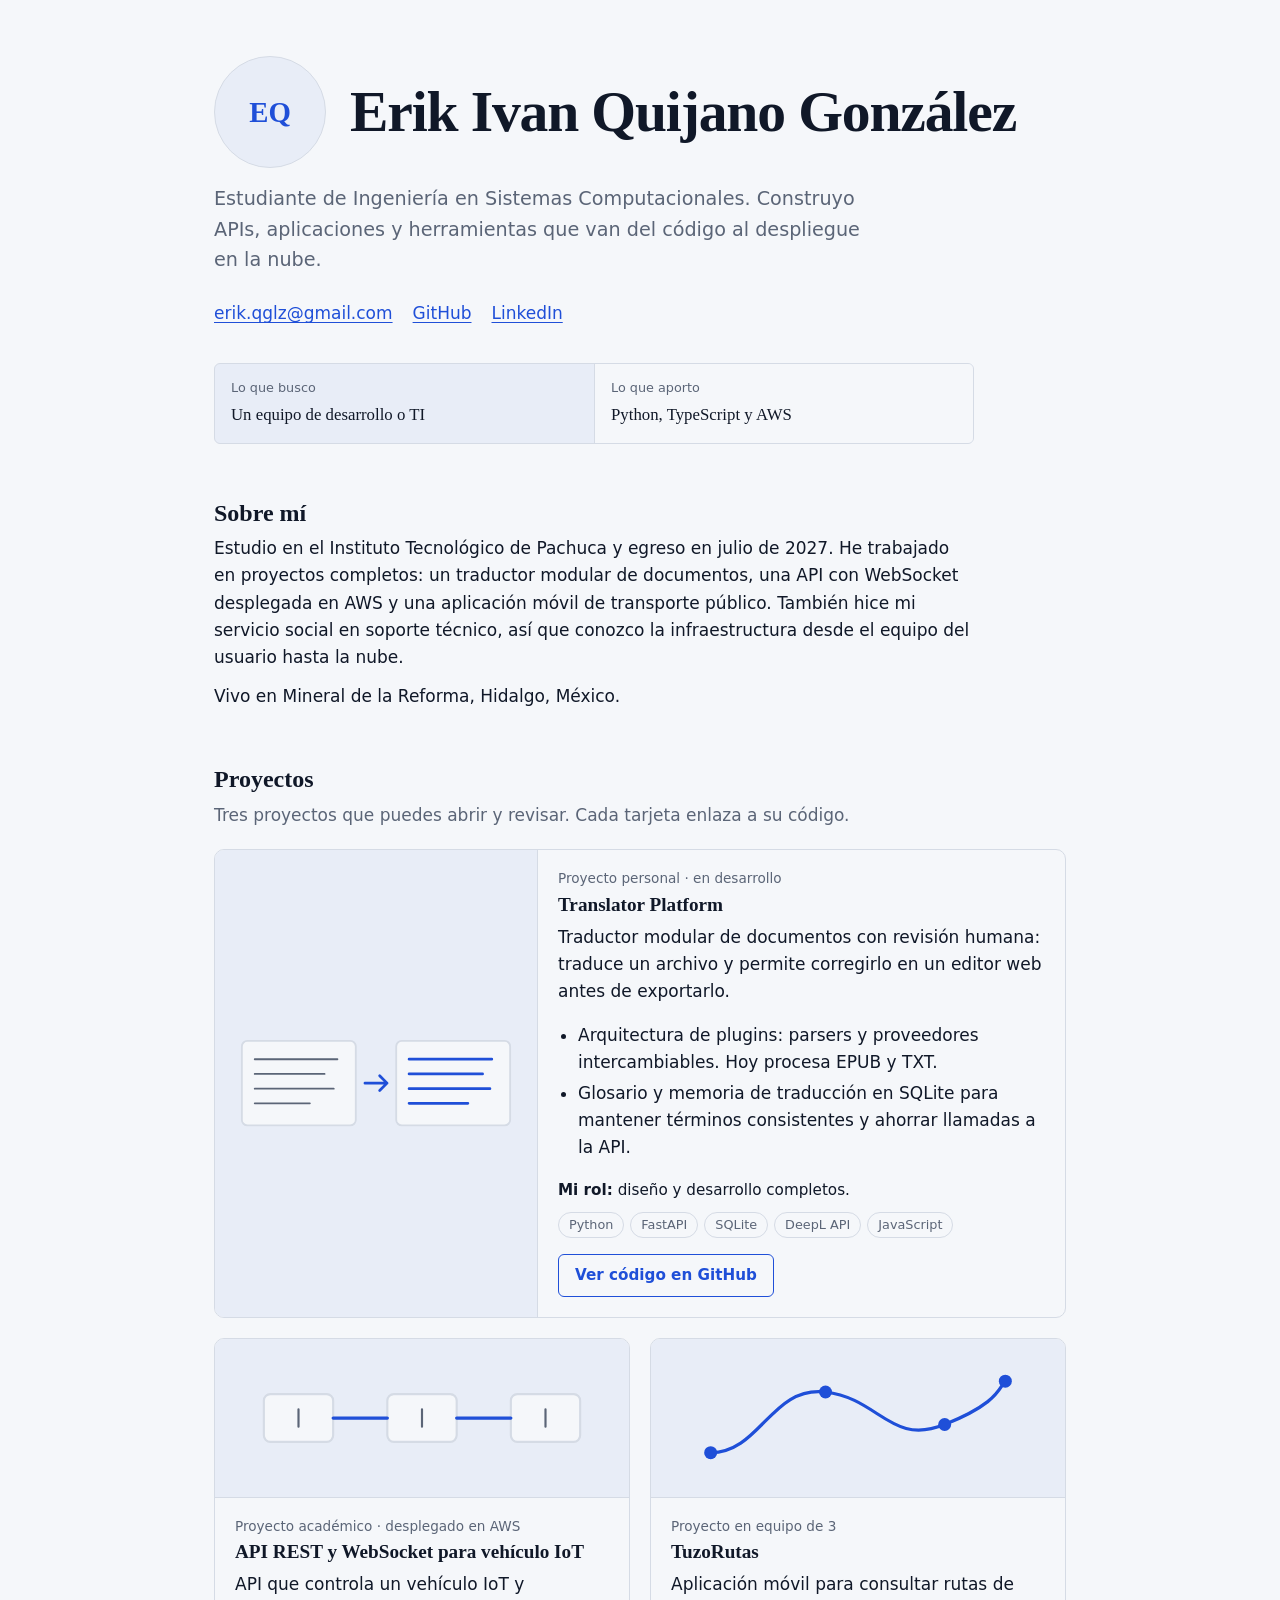
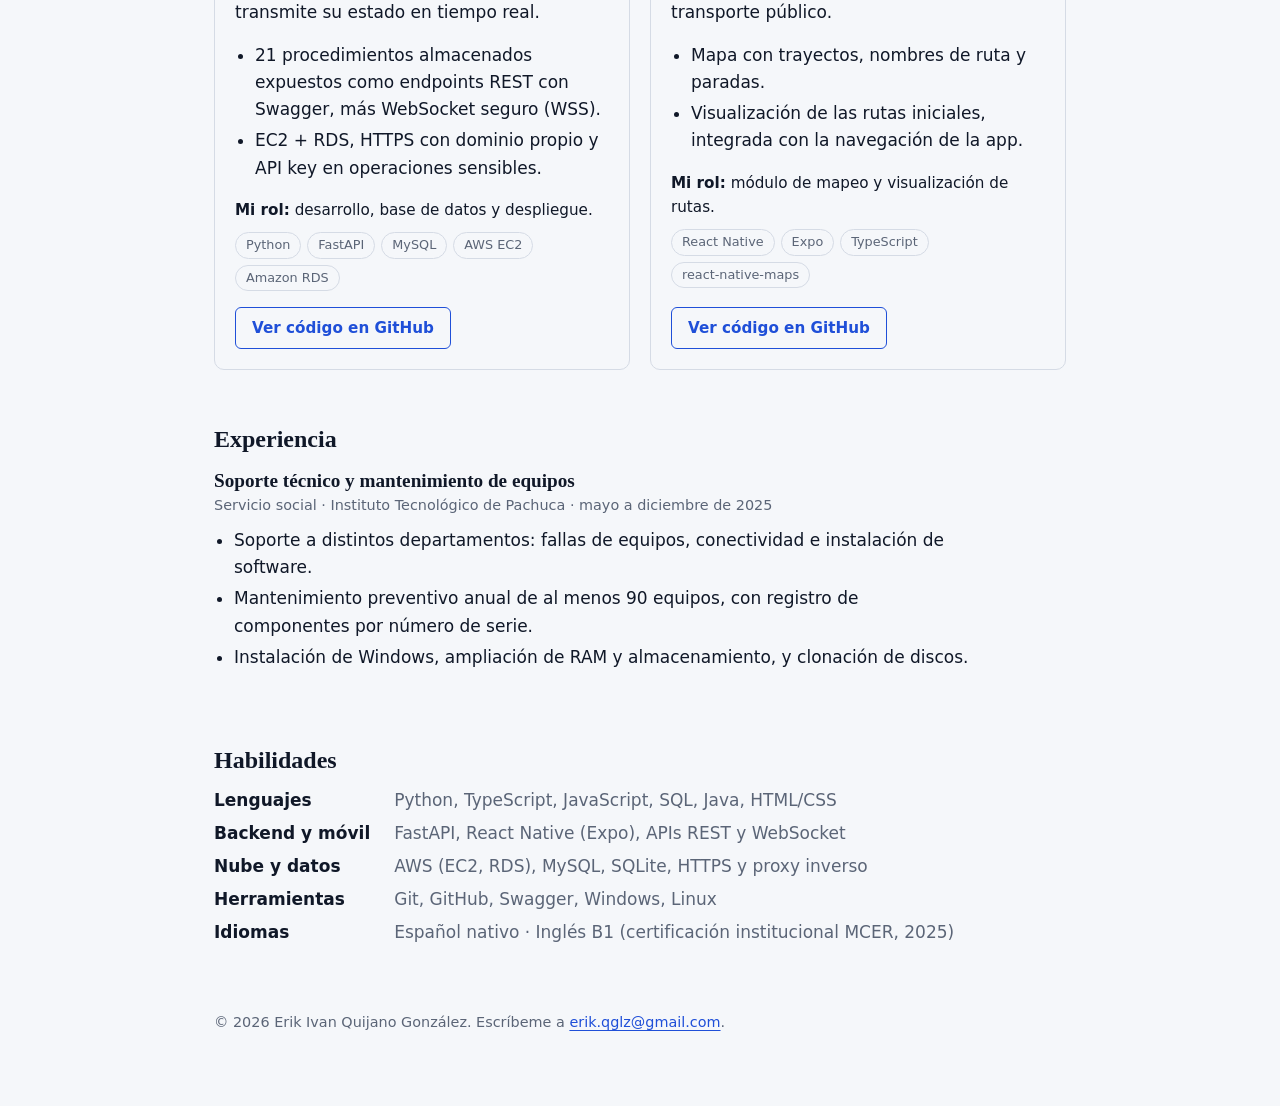
<file: Erik Ivan Quijano González · Ingeniería en Sistemas.html>
<!DOCTYPE html>
<html lang="es">
<head>
<meta charset="utf-8">
<meta name="viewport" content="width=device-width, initial-scale=1, viewport-fit=cover">
<title>Erik Ivan Quijano González · Ingeniería en Sistemas</title>
<meta name="description" content="Portafolio de Erik Ivan Quijano González: desarrollo de software, APIs y despliegue en AWS.">
<style>
:root{
  --bg:#f5f7fa; --ink:#101828; --muted:#5b6577; --line:#d5dbe5; --accent:#1f4fd8; --soft:#e8edf7;
  color-scheme:light;
  box-sizing:border-box;
  padding-top:env(safe-area-inset-top,0px); padding-bottom:env(safe-area-inset-bottom,0px);
}
@media (prefers-color-scheme:dark){
  :root:not([data-theme="light"]){--bg:#0e1320;--ink:#e8ecf4;--muted:#9aa5b8;--line:#263047;--accent:#8aa6ff;--soft:#18203a;color-scheme:dark}
}
:root[data-theme="dark"]{--bg:#0e1320;--ink:#e8ecf4;--muted:#9aa5b8;--line:#263047;--accent:#8aa6ff;--soft:#18203a;color-scheme:dark}
*{box-sizing:border-box}
html{scroll-padding-top:env(safe-area-inset-top,0px)}
body{margin:0;background:var(--bg);color:var(--ink);font:17px/1.6 system-ui,-apple-system,"Segoe UI",Roboto,sans-serif}
main{max-width:900px;margin:0 auto;padding:56px 24px 72px}
main>p,.job,.skills,.lead,.pair,.contact{max-width:760px}
h1,h2,h3{font-family:"Iowan Old Style",Palatino,"Palatino Linotype",Georgia,serif;font-weight:700;line-height:1.15;margin:0}
h1{font-size:clamp(2.4rem,7vw,3.6rem);letter-spacing:-.02em}
h2{font-size:1.5rem;margin:56px 0 8px}
h3{font-size:1.2rem}
p{margin:0 0 12px}
a{color:var(--accent);text-decoration-thickness:1px;text-underline-offset:3px}
a:focus-visible{outline:2px solid var(--accent);outline-offset:3px;border-radius:2px}
.lead{font-size:1.2rem;color:var(--muted);max-width:34em;margin-top:16px}
.contact{display:flex;flex-wrap:wrap;gap:8px 20px;margin-top:24px;padding:0;list-style:none}
.pair{display:grid;grid-template-columns:1fr 1fr;margin-top:36px;border:1px solid var(--line);border-radius:6px;overflow:hidden;background:var(--soft)}
.pair div{padding:14px 16px}
.pair div+div{border-left:1px solid var(--line);background:var(--bg)}
.pair small{display:block;color:var(--muted);font-size:.8rem;margin-bottom:2px}
.pair span{font-family:Georgia,serif;font-size:1.05rem}
.meta{color:var(--muted);font-size:.9rem;margin:2px 0 10px}
.job ul{margin:8px 0 12px;padding-left:20px}
.job li{margin-bottom:4px}
.hero{display:flex;align-items:center;gap:24px}
.photo{margin:0;flex:none;width:112px;height:112px;border-radius:50%;overflow:hidden;background:var(--soft);border:1px solid var(--line);display:grid;place-items:center;font:700 1.8rem Georgia,serif;color:var(--accent)}
.photo img{width:100%;height:100%;object-fit:cover}
.sub{color:var(--muted)}
.grid{display:grid;grid-template-columns:1fr 1fr;gap:20px;margin-top:20px}
.card{display:flex;flex-direction:column;border:1px solid var(--line);border-radius:10px;overflow:hidden;background:var(--bg)}
.card:hover{border-color:var(--accent)}
.feat{grid-column:1/-1;flex-direction:row}
.thumb{background:var(--soft);display:grid;place-items:center;padding:14px;border-bottom:1px solid var(--line)}
.feat .thumb{width:38%;flex:none;border-bottom:0;border-right:1px solid var(--line)}
.thumb svg{width:100%;max-height:130px}
.thumb img{width:100%;height:100%;object-fit:cover}
.s{stroke:var(--muted);fill:none;stroke-width:2;stroke-linecap:round}
.a{stroke:var(--accent);fill:none;stroke-width:3;stroke-linecap:round;stroke-linejoin:round}
.f{fill:var(--accent)}
.b{fill:var(--bg);stroke:var(--line);stroke-width:2}
.body{padding:18px 20px 20px;display:flex;flex-direction:column;flex:1}
.tag{font-size:.85rem;color:var(--muted);margin:0 0 4px}
.card h3{margin-bottom:8px}
.card ul.pts{margin:4px 0 12px;padding-left:20px}
.card ul.pts li{margin-bottom:4px}
.role{font-size:.95rem;margin-bottom:10px}
.chips{display:flex;flex-wrap:wrap;gap:6px;list-style:none;padding:0;margin:0 0 16px}
.chips li{font-size:.8rem;padding:2px 10px;border:1px solid var(--line);border-radius:999px;color:var(--muted)}
.btn{margin-top:auto;align-self:flex-start;padding:8px 16px;border:1px solid var(--accent);border-radius:6px;text-decoration:none;font-weight:600;font-size:.95rem}
.btn:hover{background:var(--accent);color:var(--bg)}
.job{padding:8px 0}
.skills{display:grid;grid-template-columns:max-content 1fr;gap:6px 24px;margin:12px 0 0}
.skills dt{font-weight:600}
.skills dd{margin:0;color:var(--muted)}
footer{margin-top:64px;color:var(--muted);font-size:.9rem}
@media (max-width:700px){.grid{grid-template-columns:1fr}.feat{flex-direction:column}.feat .thumb{width:auto;border-right:0;border-bottom:1px solid var(--line)}}
@media (max-width:560px){.photo{width:84px;height:84px;font-size:1.4rem}.skills{grid-template-columns:1fr;gap:0}.skills dd{margin-bottom:10px}.pair{grid-template-columns:1fr}.pair div+div{border-left:0;border-top:1px solid var(--line)}}
</style>
</head>
<body>
<main>
  <header>
    <div class="hero">
      <!-- Para tu foto: sustituye <span>EQ</span> por <img src="foto.jpg" alt="Erik Ivan Quijano González"> -->
      <figure class="photo"><span>EQ</span></figure>
      <h1>Erik Ivan Quijano González</h1>
    </div>
    <p class="lead">Estudiante de Ingeniería en Sistemas Computacionales. Construyo APIs, aplicaciones y herramientas que van del código al despliegue en la nube.</p>
    <ul class="contact">
      <li><a href="mailto:erik.qglz@gmail.com">erik.qglz@gmail.com</a></li>
      <li><a href="https://github.com/A-Common-Person">GitHub</a></li>
      <li><a href="https://www.linkedin.com/in/erik-ivan-quijano-gonz%C3%A1lez-313360355">LinkedIn</a></li>
    </ul>
    <div class="pair" aria-label="Idea y resultado">
      <div><small>Lo que busco</small><span>Un equipo de desarrollo o TI</span></div>
      <div><small>Lo que aporto</small><span>Python, TypeScript y AWS</span></div>
    </div>
  </header>

  <h2>Sobre mí</h2>
  <p>Estudio en el Instituto Tecnológico de Pachuca y egreso en julio de 2027. He trabajado en proyectos completos: un traductor modular de documentos, una API con WebSocket desplegada en AWS y una aplicación móvil de transporte público. También hice mi servicio social en soporte técnico, así que conozco la infraestructura desde el equipo del usuario hasta la nube.</p>
  <p>Vivo en Mineral de la Reforma, Hidalgo, México.</p>

  <h2>Proyectos</h2>
  <p class="sub">Tres proyectos que puedes abrir y revisar. Cada tarjeta enlaza a su código.</p>
  <div class="grid">

    <article class="card feat">
      <div class="thumb" aria-hidden="true"><!-- Para una captura: <img src="traductor.png" alt="Editor de Translator Platform"> -->
        <svg viewBox="0 0 320 120"><rect class="b" x="14" y="14" width="124" height="92" rx="6"/><rect class="b" x="182" y="14" width="124" height="92" rx="6"/><path class="s" d="M28 34h90M28 50h76M28 66h86M28 82h60"/><path class="a" d="M196 34h90M196 50h80M196 66h88M196 82h64"/><path class="a" d="M148 60h24m-8-8l8 8-8 8"/></svg>
      </div>
      <div class="body">
        <p class="tag">Proyecto personal · en desarrollo</p>
        <h3>Translator Platform</h3>
        <p>Traductor modular de documentos con revisión humana: traduce un archivo y permite corregirlo en un editor web antes de exportarlo.</p>
        <ul class="pts">
          <li>Arquitectura de plugins: parsers y proveedores intercambiables. Hoy procesa EPUB y TXT.</li>
          <li>Glosario y memoria de traducción en SQLite para mantener términos consistentes y ahorrar llamadas a la API.</li>
        </ul>
        <p class="role"><strong>Mi rol:</strong> diseño y desarrollo completos.</p>
        <ul class="chips"><li>Python</li><li>FastAPI</li><li>SQLite</li><li>DeepL API</li><li>JavaScript</li></ul>
        <a class="btn" href="https://github.com/A-Common-Person/Translator-Platform">Ver código en GitHub</a>
      </div>
    </article>

    <article class="card">
      <div class="thumb" aria-hidden="true">
        <svg viewBox="0 0 320 120"><rect class="b" x="14" y="38" width="64" height="44" rx="6"/><rect class="b" x="128" y="38" width="64" height="44" rx="6"/><rect class="b" x="242" y="38" width="64" height="44" rx="6"/><path class="a" d="M78 60h50M192 60h50"/><path class="s" d="M46 52v16M160 52v16M274 52v16"/></svg>
      </div>
      <div class="body">
        <p class="tag">Proyecto académico · desplegado en AWS</p>
        <h3>API REST y WebSocket para vehículo IoT</h3>
        <p>API que controla un vehículo IoT y transmite su estado en tiempo real.</p>
        <ul class="pts">
          <li>21 procedimientos almacenados expuestos como endpoints REST con Swagger, más WebSocket seguro (WSS).</li>
          <li>EC2 + RDS, HTTPS con dominio propio y API key en operaciones sensibles.</li>
        </ul>
        <p class="role"><strong>Mi rol:</strong> desarrollo, base de datos y despliegue.</p>
        <ul class="chips"><li>Python</li><li>FastAPI</li><li>MySQL</li><li>AWS EC2</li><li>Amazon RDS</li></ul>
        <a class="btn" href="https://github.com/A-Common-Person/api_vehiculo_iot">Ver código en GitHub</a>
      </div>
    </article>

    <article class="card">
      <div class="thumb" aria-hidden="true">
        <svg viewBox="0 0 320 120"><path class="a" d="M24 92C70 92 80 30 130 36s60 50 110 30 50-34 56-40"/><circle class="f" cx="24" cy="92" r="6"/><circle class="f" cx="130" cy="36" r="6"/><circle class="f" cx="240" cy="66" r="6"/><circle class="f" cx="296" cy="26" r="6"/></svg>
      </div>
      <div class="body">
        <p class="tag">Proyecto en equipo de 3</p>
        <h3>TuzoRutas</h3>
        <p>Aplicación móvil para consultar rutas de transporte público.</p>
        <ul class="pts">
          <li>Mapa con trayectos, nombres de ruta y paradas.</li>
          <li>Visualización de las rutas iniciales, integrada con la navegación de la app.</li>
        </ul>
        <p class="role"><strong>Mi rol:</strong> módulo de mapeo y visualización de rutas.</p>
        <ul class="chips"><li>React Native</li><li>Expo</li><li>TypeScript</li><li>react-native-maps</li></ul>
        <a class="btn" href="https://github.com/lcmarquez2005/TuzoRutas">Ver código en GitHub</a>
      </div>
    </article>

  </div>

  <h2>Experiencia</h2>
  <div class="job">
    <h3>Soporte técnico y mantenimiento de equipos</h3>
    <p class="meta">Servicio social · Instituto Tecnológico de Pachuca · mayo a diciembre de 2025</p>
    <ul>
      <li>Soporte a distintos departamentos: fallas de equipos, conectividad e instalación de software.</li>
      <li>Mantenimiento preventivo anual de al menos 90 equipos, con registro de componentes por número de serie.</li>
      <li>Instalación de Windows, ampliación de RAM y almacenamiento, y clonación de discos.</li>
    </ul>
  </div>

  <h2>Habilidades</h2>
  <dl class="skills">
    <dt>Lenguajes</dt><dd>Python, TypeScript, JavaScript, SQL, Java, HTML/CSS</dd>
    <dt>Backend y móvil</dt><dd>FastAPI, React Native (Expo), APIs REST y WebSocket</dd>
    <dt>Nube y datos</dt><dd>AWS (EC2, RDS), MySQL, SQLite, HTTPS y proxy inverso</dd>
    <dt>Herramientas</dt><dd>Git, GitHub, Swagger, Windows, Linux</dd>
    <dt>Idiomas</dt><dd>Español nativo · Inglés B1 (certificación institucional MCER, 2025)</dd>
  </dl>

  <footer>© 2026 Erik Ivan Quijano González. Escríbeme a <a href="mailto:erik.qglz@gmail.com">erik.qglz@gmail.com</a>.</footer>
</main>
</body>
</html>
</file>
